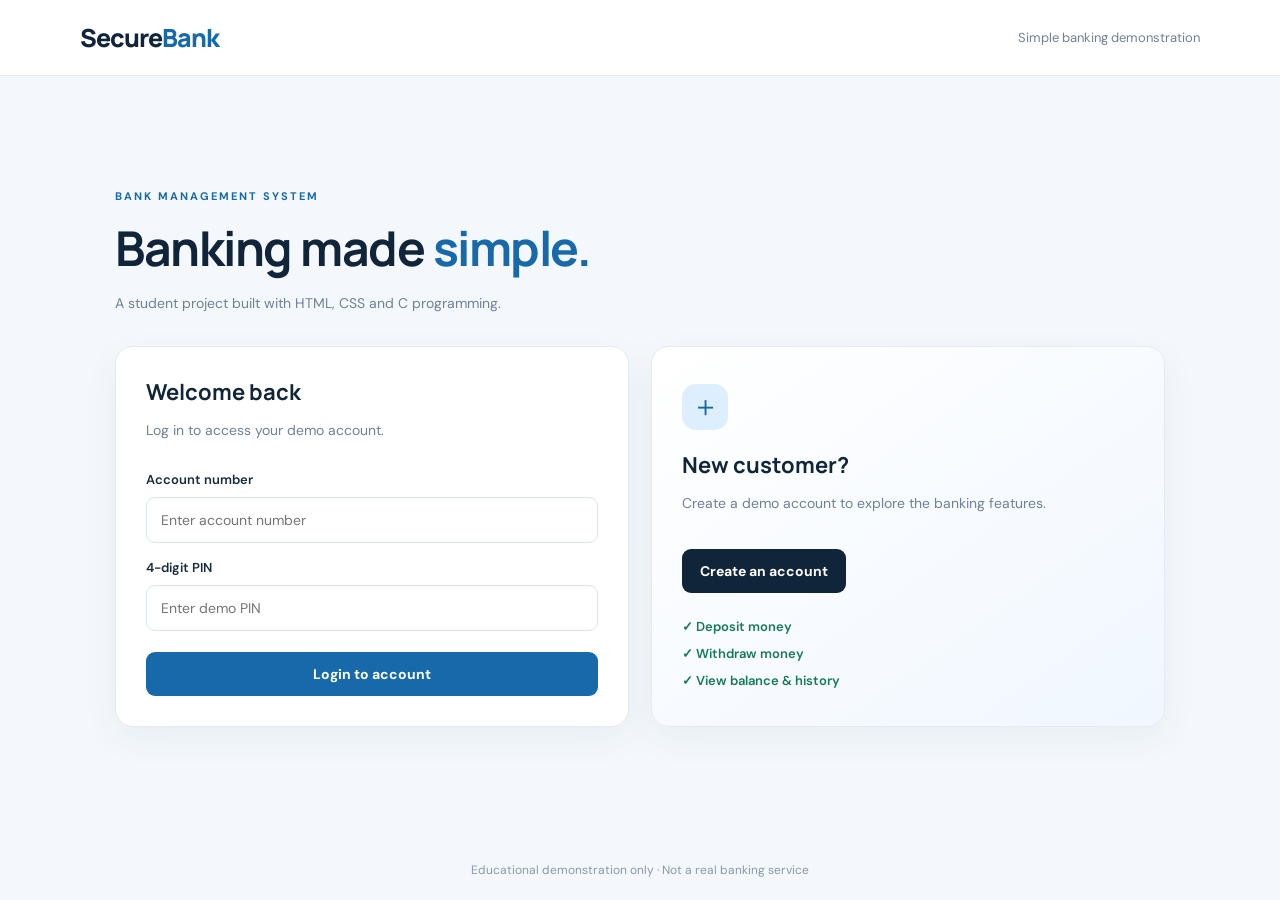
<file: frontend/index.html>
<!DOCTYPE html>
<html lang="en">
<head>
  <meta charset="UTF-8">
  <meta name="viewport" content="width=device-width, initial-scale=1.0">
  <title>SecureBank | Welcome</title>
  <link rel="stylesheet" href="style.css">
</head>
<body>
  <header class="topbar"><div class="brand">Secure<span>Bank</span></div><span class="tagline">Simple banking demonstration</span></header>
  <main class="container">
    <section class="hero">
      <p class="eyebrow">BANK MANAGEMENT SYSTEM</p>
      <h1>Banking made <span>simple.</span></h1>
      <p class="muted">A student project built with HTML, CSS and C programming.</p>
      <div class="grid two">
        <article class="card">
          <h2>Welcome back</h2>
          <p class="muted">Log in to access your demo account.</p>
          <form action="/cgi-bin/login.exe" method="post">
            <label>Account number</label>
            <input name="account" type="text" required maxlength="20" placeholder="Enter account number">
            <label>4-digit PIN</label>
            <input name="pin" type="password" required inputmode="numeric" maxlength="4" pattern="[0-9]{4}" placeholder="Enter demo PIN">
            <button type="submit">Login to account</button>
          </form>
        </article>
        <article class="card accent-card">
          <div class="icon">＋</div>
          <h2>New customer?</h2>
          <p class="muted">Create a demo account to explore the banking features.</p>
          <a class="button secondary" href="register.html">Create an account</a>
          <div class="feature-list"><span>✓ Deposit money</span><span>✓ Withdraw money</span><span>✓ View balance & history</span></div>
        </article>
      </div>
    </section>
  </main>
  <footer>Educational demonstration only · Not a real banking service</footer>
</body>
</html>
</file>
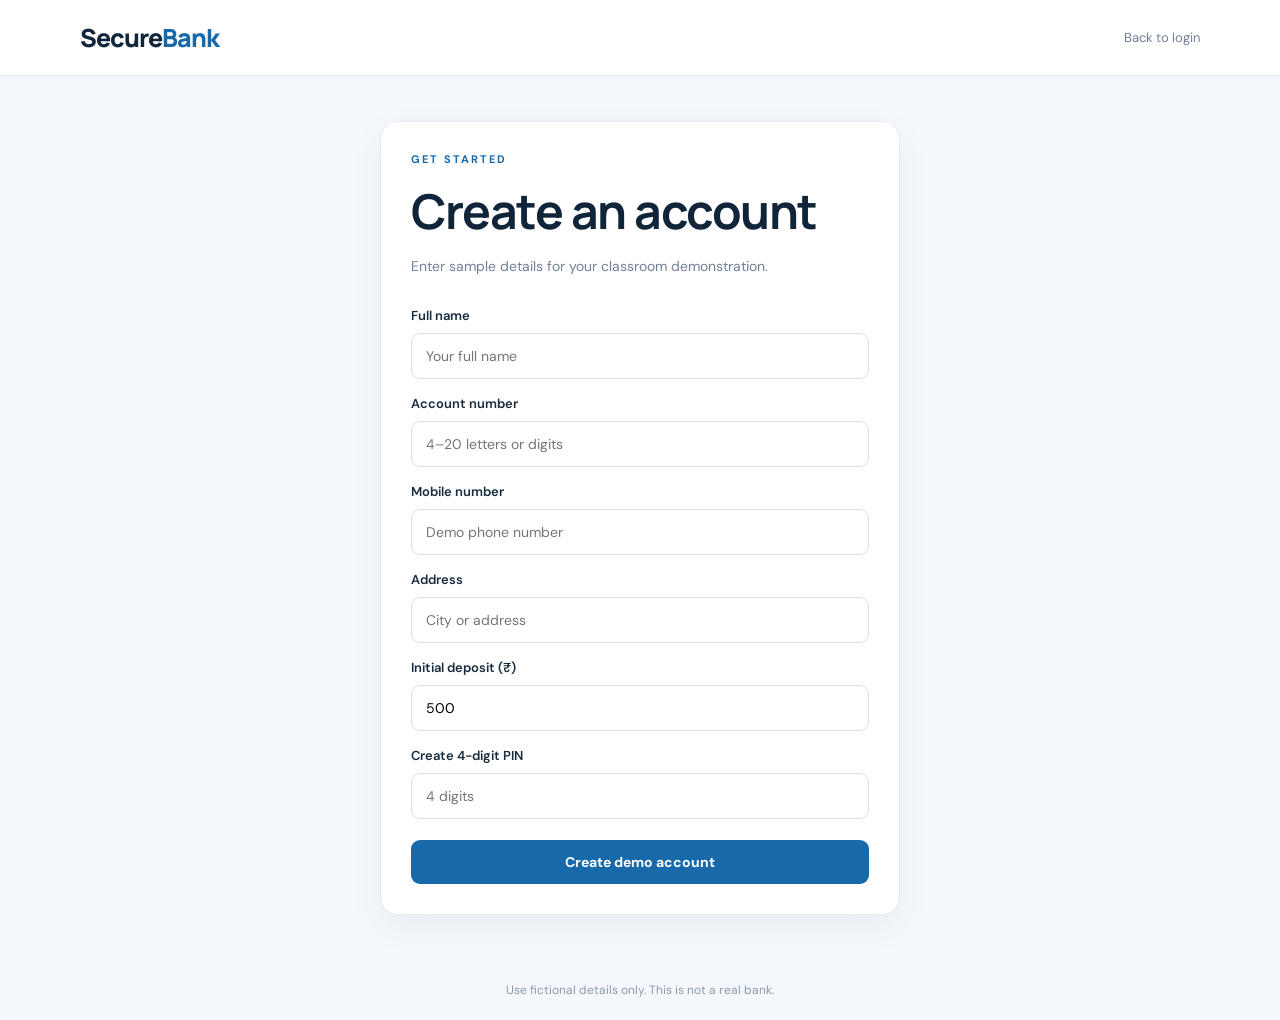
<file: frontend/register.html>
<!DOCTYPE html>
<html lang="en">
<head><meta charset="UTF-8"><meta name="viewport" content="width=device-width, initial-scale=1.0"><title>Create Account | SecureBank</title><link rel="stylesheet" href="style.css"></head>
<body>
<header class="topbar"><a class="brand" href="index.html">Secure<span>Bank</span></a><a class="navlink" href="index.html">Back to login</a></header>
<main class="narrow">
  <section class="card">
    <p class="eyebrow">GET STARTED</p><h1>Create an account</h1><p class="muted">Enter sample details for your classroom demonstration.</p>
    <form action="/cgi-bin/register.exe" method="post">
      <label>Full name</label><input name="name" required maxlength="60" placeholder="Your full name">
      <label>Account number</label><input name="account" required maxlength="20" pattern="[A-Za-z0-9]{4,20}" placeholder="4–20 letters or digits">
      <label>Mobile number</label><input name="phone" required maxlength="15" pattern="[0-9+ -]{7,15}" placeholder="Demo phone number">
      <label>Address</label><input name="address" required maxlength="100" placeholder="City or address">
      <label>Initial deposit (₹)</label><input name="amount" type="number" required min="0" step="0.01" value="500">
      <label>Create 4-digit PIN</label><input name="pin" type="password" required maxlength="4" pattern="[0-9]{4}" inputmode="numeric" placeholder="4 digits">
      <button type="submit">Create demo account</button>
    </form>
  </section>
</main>
<footer>Use fictional details only. This is not a real bank.</footer>
</body></html>
</file>
<file: frontend/style.css>
@import url('https://fonts.googleapis.com/css2?family=DM+Sans:wght@400;500;600;700&family=Manrope:wght@600;700;800&display=swap');
:root{--navy:#10243a;--blue:#1769aa;--cyan:#eaf5ff;--ink:#172b3d;--muted:#718096;--line:#e4ebf2;--bg:#f4f8fc;--white:#fff;--green:#167a58}
*{box-sizing:border-box}
body{margin:0;background:var(--bg);color:var(--ink);font-family:'DM Sans',Arial,sans-serif;min-height:100vh;display:flex;flex-direction:column}
.topbar{height:76px;background:var(--white);border-bottom:1px solid var(--line);display:flex;align-items:center;justify-content:space-between;padding:0 max(6%,calc((100% - 1120px)/2))}
.brand{font:800 25px 'Manrope',Arial,sans-serif;color:var(--navy);text-decoration:none;letter-spacing:-1px}.brand span{color:var(--blue)}
.tagline,.navlink{font-size:13px;color:var(--muted);text-decoration:none}
.container{width:min(100% - 40px,1050px);margin:auto;flex:1;display:flex;align-items:center;padding:55px 0}
.hero{width:100%}.eyebrow{font-size:11px;font-weight:700;letter-spacing:2px;color:var(--blue);margin:0 0 12px}
h1,h2{font-family:'Manrope',Arial,sans-serif;color:var(--navy);margin:0 0 12px}h1{font-size:clamp(32px,5vw,48px);letter-spacing:-1.5px}h1 span{color:var(--blue)}h2{font-size:22px}
.muted{color:var(--muted);line-height:1.65;font-size:14px;margin:0 0 22px}
.grid{display:grid;gap:22px;margin-top:30px}.two{grid-template-columns:1fr 1fr}
.card{background:var(--white);border:1px solid var(--line);border-radius:18px;padding:30px;box-shadow:0 12px 35px rgba(27,62,92,.06)}
.accent-card{background:linear-gradient(145deg,#fff,#f0f7ff);display:flex;flex-direction:column;align-items:flex-start;justify-content:center}
.icon{width:46px;height:46px;border-radius:14px;background:#dceeff;color:var(--blue);display:grid;place-items:center;font-size:29px;margin-bottom:20px}
form{display:flex;flex-direction:column;gap:9px}
label{font-size:13px;font-weight:600;margin-top:7px}
input{width:100%;border:1px solid #dbe4ed;border-radius:9px;padding:13px 14px;font:14px 'DM Sans',Arial,sans-serif;outline:none;background:#fff}
input:focus{border-color:var(--blue);box-shadow:0 0 0 3px rgba(23,105,170,.1)}
button,.button{display:inline-block;border:0;border-radius:9px;background:var(--blue);color:white;padding:13px 18px;font:700 14px 'DM Sans',Arial,sans-serif;text-align:center;text-decoration:none;cursor:pointer;margin-top:12px}
button:hover,.button:hover{background:#10568f}.secondary{background:var(--navy)}.secondary:hover{background:#203e5c}
.feature-list{display:grid;gap:10px;margin-top:25px;color:var(--green);font-size:13px;font-weight:600}
.narrow{width:min(100% - 36px,520px);margin:45px auto;flex:1}
footer{text-align:center;color:#8a98a8;font-size:12px;padding:22px}
@media(max-width:700px){.two{grid-template-columns:1fr}.container{padding:35px 0}.card{padding:23px}.tagline{display:none}}
</file>
